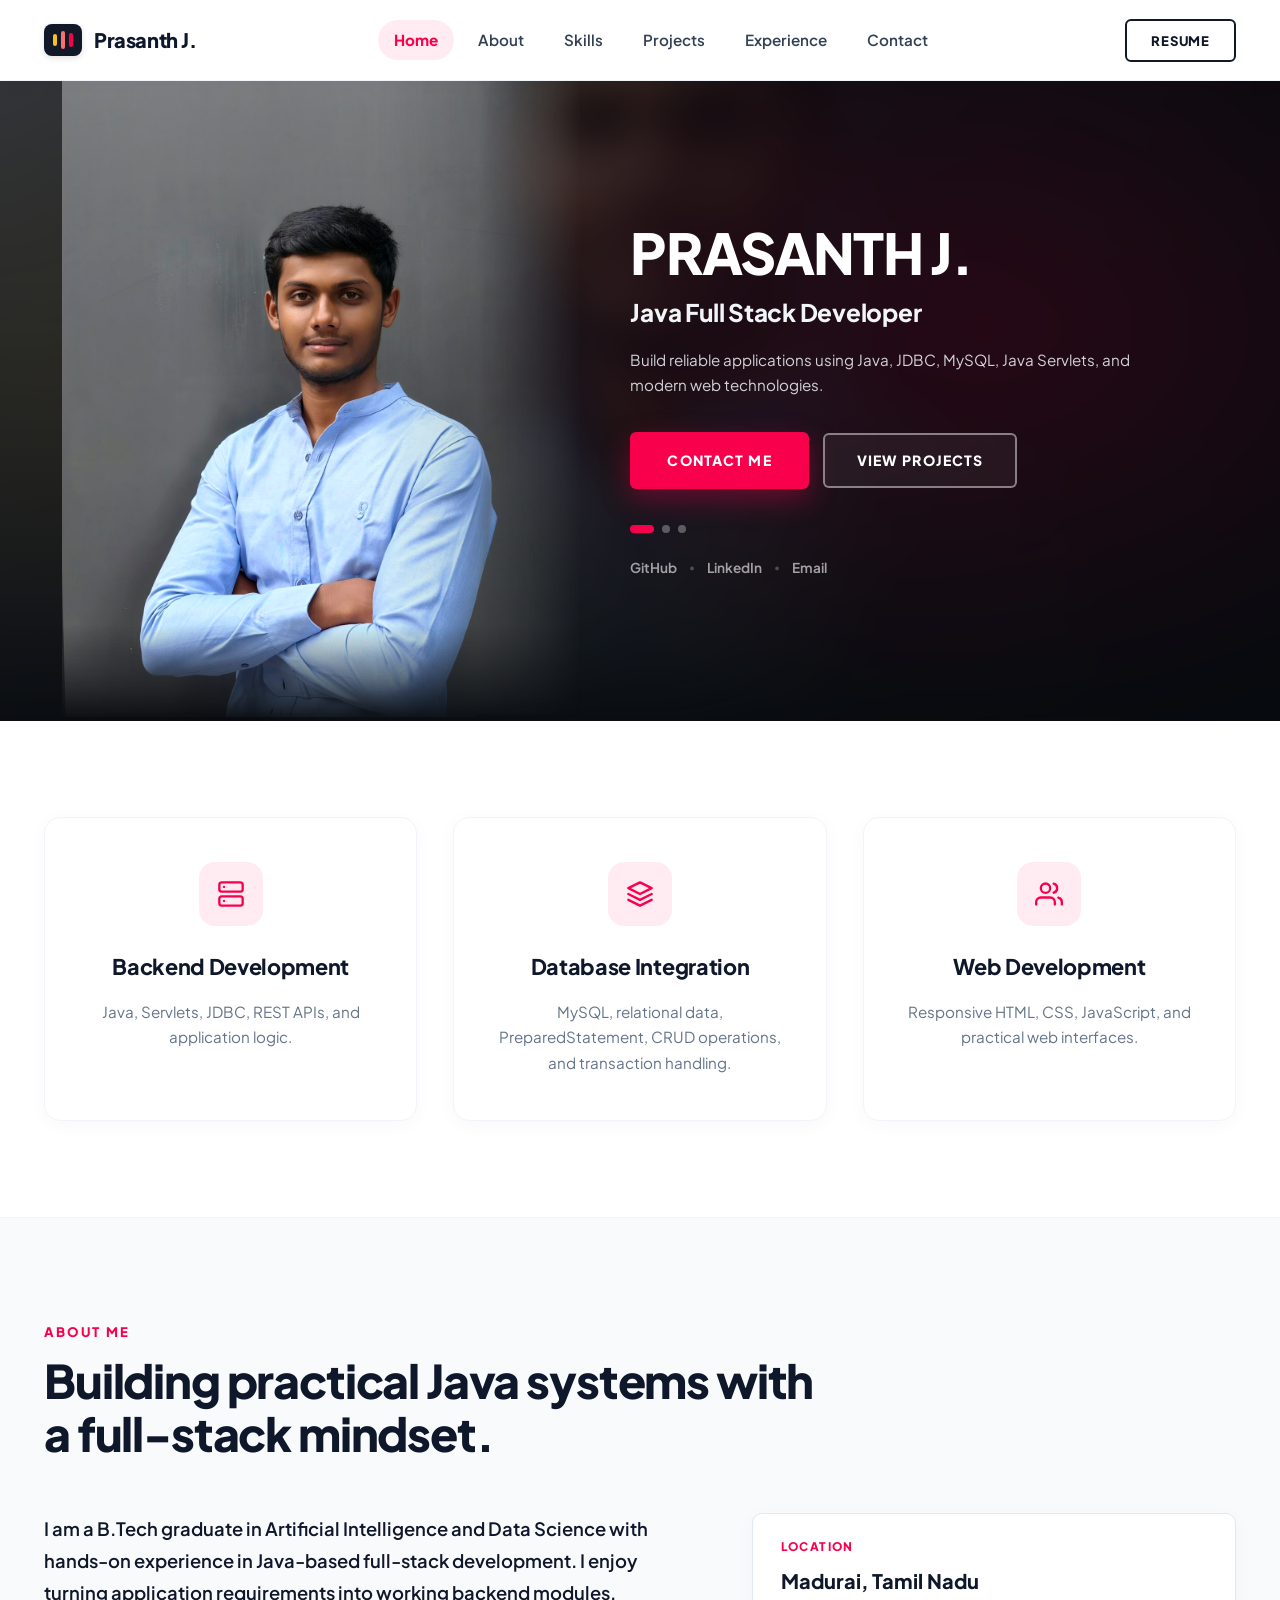
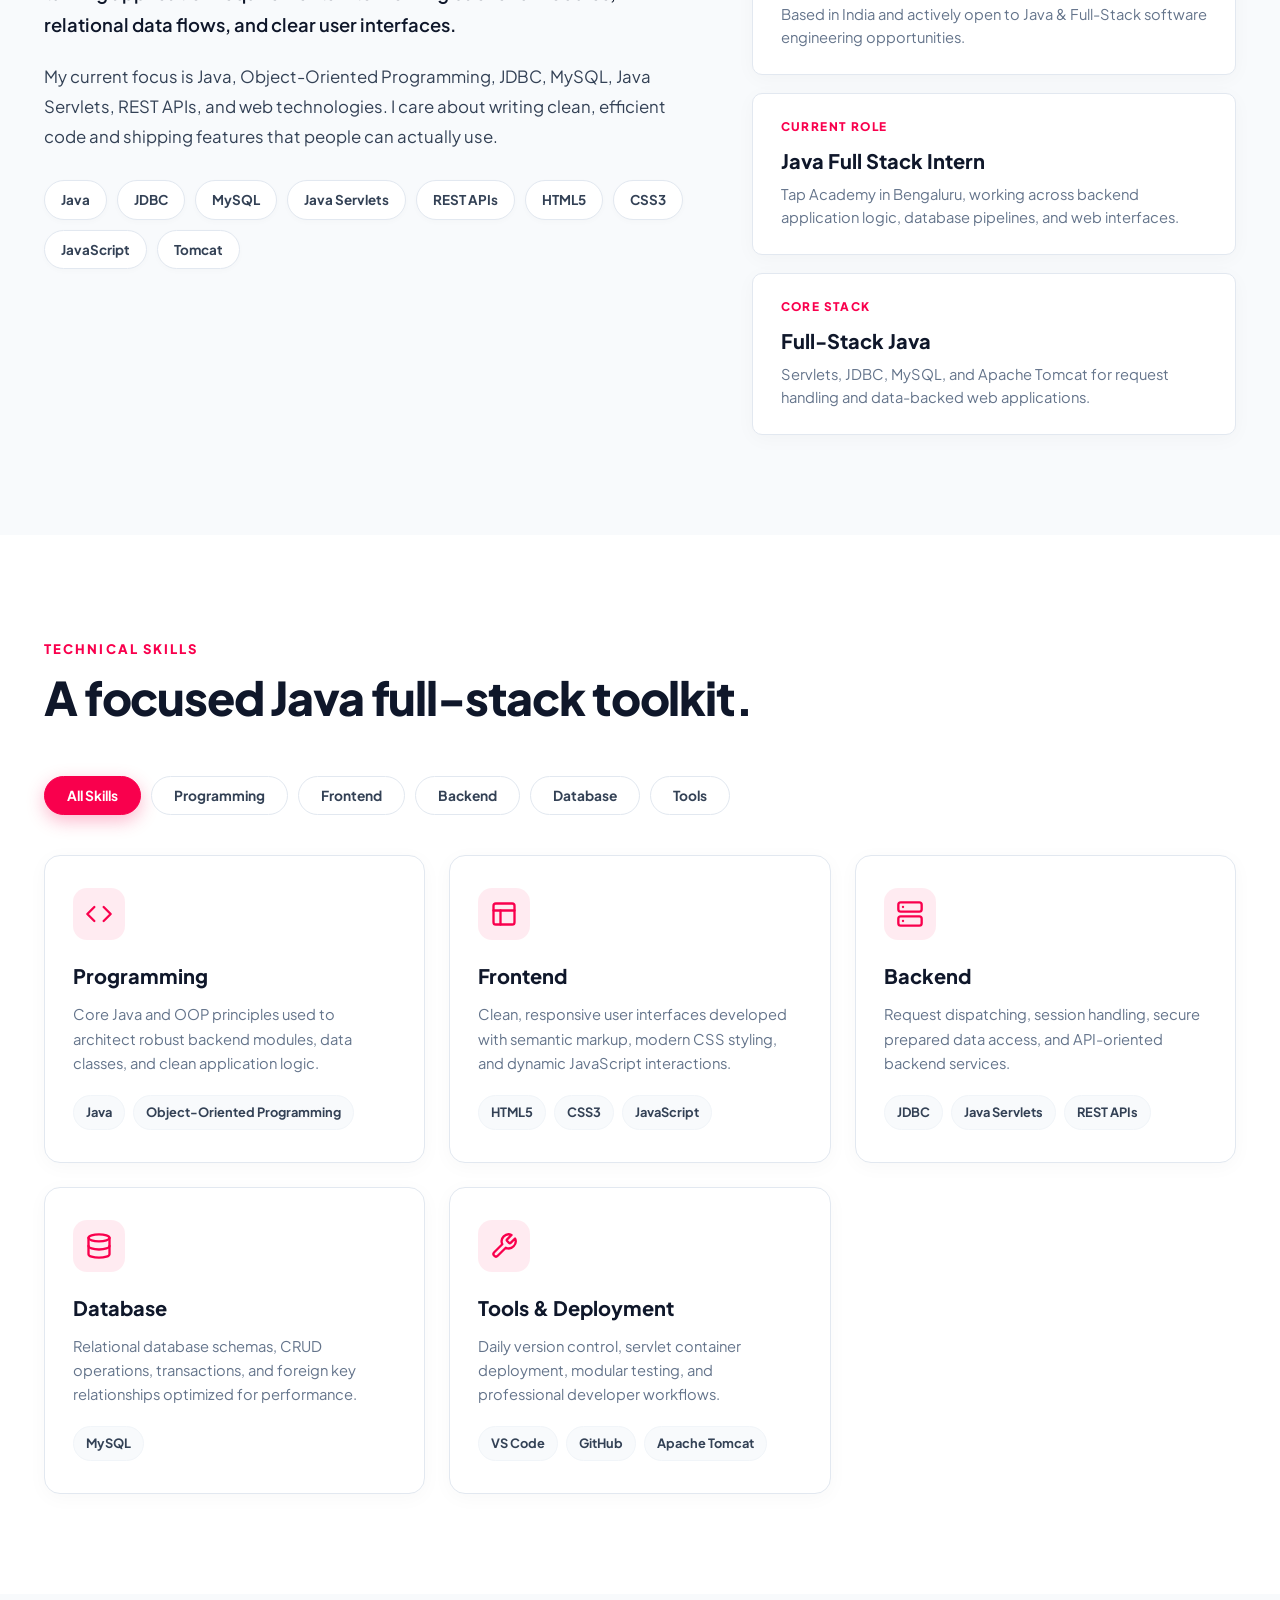
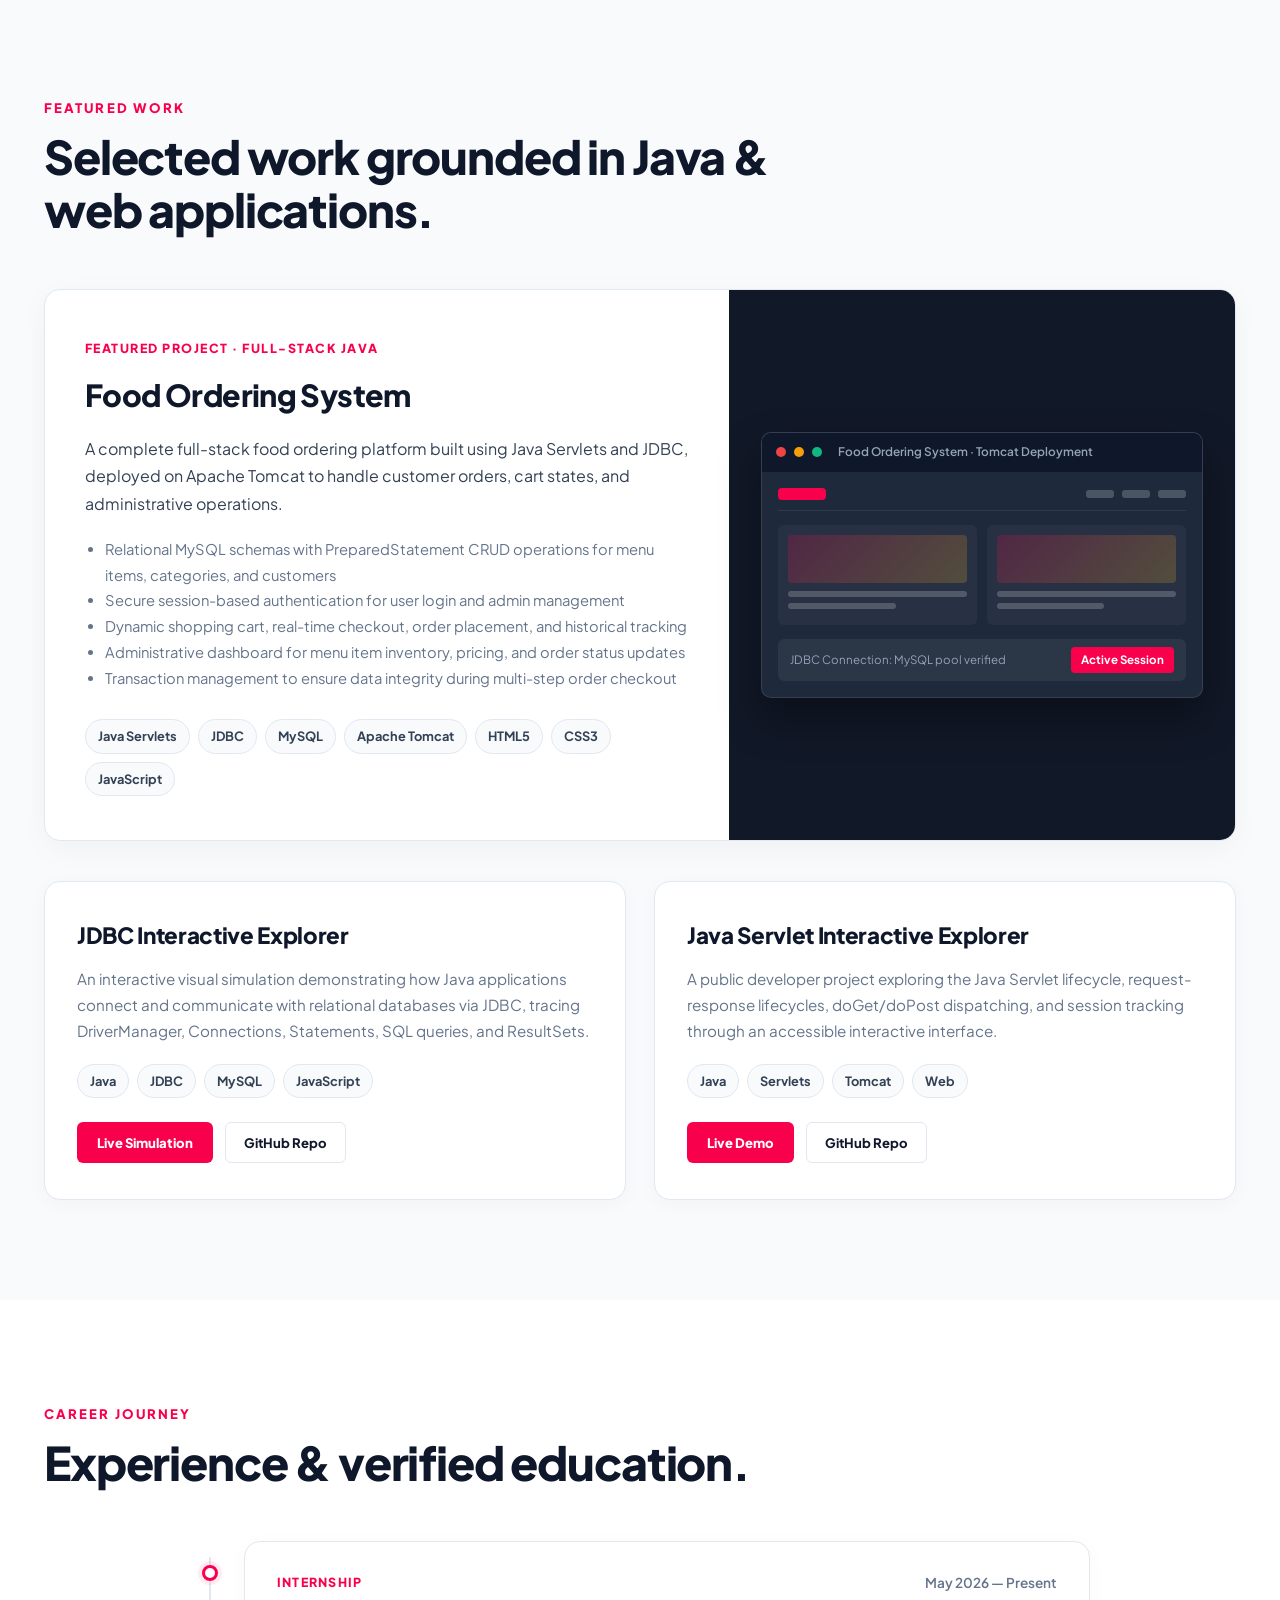
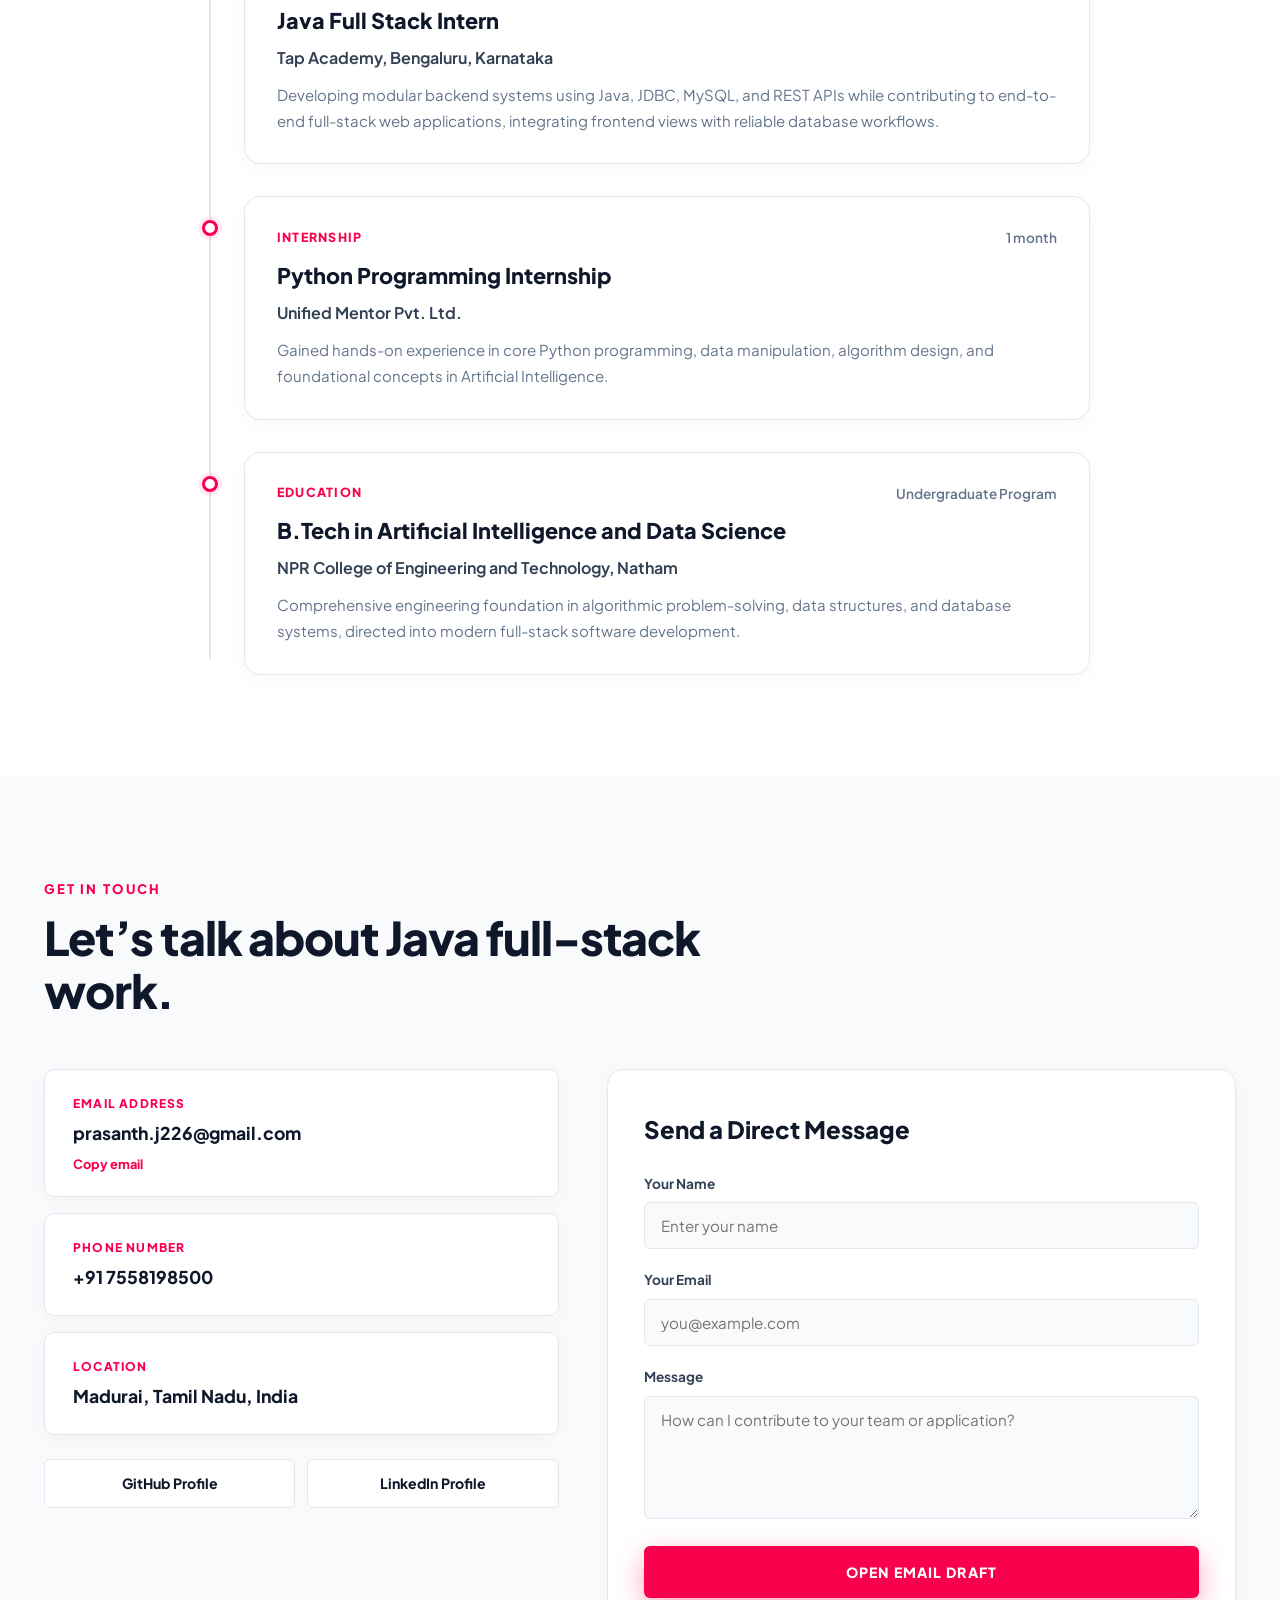
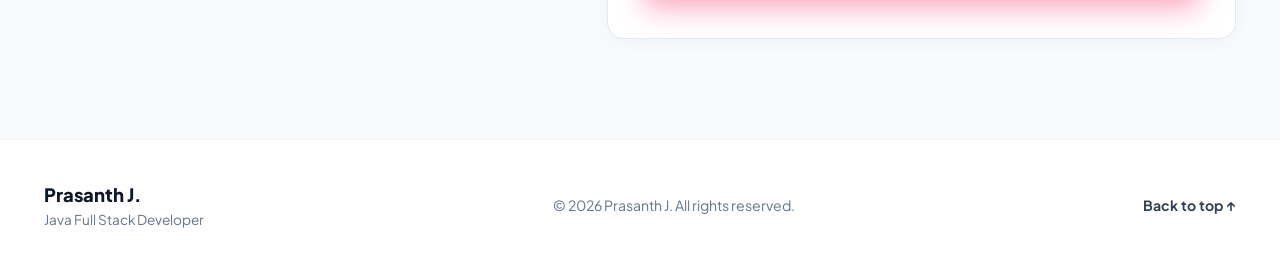
<file: index.html>
<!doctype html>
<html lang="en">
  <head>
    <meta charset="UTF-8" />
    <meta name="viewport" content="width=device-width, initial-scale=1.0" />
    <meta name="theme-color" content="#ffffff" />
    <title>Prasanth J | Java Full Stack Developer</title>
    <meta
      name="description"
      content="Portfolio of Prasanth J, a Java Full Stack Developer and B.Tech Artificial Intelligence and Data Science graduate from Madurai, Tamil Nadu."
    />
    <link rel="icon" href="data:image/svg+xml,%3Csvg xmlns='http://www.w3.org/2000/svg' viewBox='0 0 64 64'%3E%3Crect width='64' height='64' rx='32' fill='%23101820'/%3E%3Ctext x='32' y='39' text-anchor='middle' font-family='Arial' font-size='22' font-weight='700' fill='white'%3EPJ%3C/text%3E%3C/svg%3E" />
    <link rel="preconnect" href="https://fonts.googleapis.com" />
    <link rel="preconnect" href="https://fonts.gstatic.com" crossorigin />
    <link href="https://fonts.googleapis.com/css2?family=Plus+Jakarta+Sans:wght@400;500;600;700;800;900&display=swap" rel="stylesheet" />
    <link rel="stylesheet" href="styles.css" />
  </head>
  <body>
    <a class="skip-link" href="#main">Skip to content</a>
    <div id="root"></div>
    <script src="assets/react.production.min.js"></script>
    <script src="assets/react-dom.production.min.js"></script>
    <script src="app.js"></script>
  </body>
</html>
</file>
<file: styles.css>
/* ==========================================================================
   PRASANTH J. — JAVA FULL STACK DEVELOPER PORTFOLIO
   Design System & Agency Style Target (Inspired by Reference Screenshot)
   ========================================================================== */

:root {
  --font-base: "Plus Jakarta Sans", system-ui, -apple-system, BlinkMacSystemFont, "Segoe UI", Roboto, sans-serif;
  
  /* Color Palette */
  --agency-pink: #f9004d;
  --agency-pink-hover: #d90043;
  --agency-pink-light: rgba(249, 0, 77, 0.08);
  --agency-pink-glow: rgba(249, 0, 77, 0.32);

  --bg-white: #ffffff;
  --bg-alt: #f8fafc;
  --bg-dark-hero: #0b0f14;

  --text-primary: #0f172a;
  --text-secondary: #334155;
  --text-muted: #64748b;
  --text-light: #94a3b8;
  --text-hero: #ffffff;
  --text-hero-muted: rgba(241, 245, 249, 0.85);

  --border-subtle: #f1f5f9;
  --border-card: #e2e8f0;
  --border-dark: rgba(255, 255, 255, 0.16);

  --radius-sm: 6px;
  --radius-md: 10px;
  --radius-lg: 16px;
  --radius-full: 999px;

  --shadow-subtle: 0 4px 20px rgba(0, 0, 0, 0.03);
  --shadow-hover: 0 20px 40px rgba(0, 0, 0, 0.08);
  --shadow-pink: 0 10px 28px rgba(249, 0, 77, 0.35);

  --transition-fast: 180ms cubic-bezier(0.2, 0.8, 0.2, 1);
  --transition-normal: 250ms cubic-bezier(0.2, 0.8, 0.2, 1);
  --container-max: 1240px;
}

*,
*::before,
*::after {
  box-sizing: border-box;
}

html {
  scroll-behavior: smooth;
  font-size: 16px;
  overflow-x: hidden;
  max-width: 100%;
}

body {
  margin: 0;
  padding: 0;
  font-family: var(--font-base);
  background-color: var(--bg-white);
  color: var(--text-primary);
  line-height: 1.6;
  -webkit-font-smoothing: antialiased;
  -moz-osx-font-smoothing: grayscale;
  overflow-x: hidden;
  max-width: 100%;
}

img {
  display: block;
  max-width: 100%;
}

a {
  color: inherit;
  text-decoration: none;
}

button,
input,
textarea {
  font-family: inherit;
  font-size: inherit;
}

/* Accessibility Skip Link */
.skip-link {
  position: absolute;
  top: -60px;
  left: 20px;
  background: var(--agency-pink);
  color: #fff;
  font-weight: 700;
  padding: 10px 18px;
  border-radius: var(--radius-sm);
  z-index: 9999;
  transition: top var(--transition-fast);
}

.skip-link:focus {
  top: 16px;
}

/* Base Container & Section */
.agency-site-wrapper {
  position: relative;
  width: 100%;
  min-height: 100vh;
}

.agency-container {
  width: 100%;
  max-width: var(--container-max);
  margin: 0 auto;
  padding: 0 24px;
}

.agency-section {
  padding: 100px 0;
  position: relative;
}

.agency-section.alt-bg {
  background-color: var(--bg-alt);
}

.agency-section-header {
  margin-bottom: 52px;
  max-width: 780px;
}

.agency-kicker {
  display: inline-block;
  font-size: 0.82rem;
  font-weight: 800;
  color: var(--agency-pink);
  text-transform: uppercase;
  letter-spacing: 0.16em;
  margin-bottom: 12px;
}

.agency-title {
  font-size: clamp(2.1rem, 3.8vw, 2.9rem);
  font-weight: 800;
  color: var(--text-primary);
  letter-spacing: -0.025em;
  line-height: 1.15;
  margin: 0;
}

/* ==========================================================================
   2. WHITE NAVIGATION BAR (Inspired by Reference Screenshot)
   ========================================================================== */

.agency-header {
  position: sticky;
  top: 0;
  left: 0;
  right: 0;
  background-color: #ffffff;
  border-bottom: 1px solid var(--border-subtle);
  box-shadow: var(--shadow-subtle);
  z-index: 1000;
  transition: all var(--transition-fast);
}

.agency-header-inner {
  max-width: var(--container-max);
  margin: 0 auto;
  padding: 0 24px;
  height: 80px;
  display: flex;
  align-items: center;
  justify-content: space-between;
}

/* Brand Logo on Left */
.agency-brand {
  display: flex;
  align-items: center;
  gap: 12px;
  text-decoration: none;
}

.agency-brand-icon {
  background-color: #111827;
  border-radius: 8px;
  padding: 7px 9px;
  display: inline-flex;
  align-items: center;
  gap: 4px;
  box-shadow: 0 2px 6px rgba(0, 0, 0, 0.12);
}

.brand-bar {
  display: inline-block;
  width: 4px;
  height: 16px;
  border-radius: 999px;
}

.brand-bar.yellow {
  background-color: #fbbf24;
  height: 12px;
}

.brand-bar.red {
  background-color: #f87171;
  height: 18px;
}

.brand-bar.pink {
  background-color: var(--agency-pink);
  height: 14px;
}

.agency-brand-name {
  font-size: 1.25rem;
  font-weight: 800;
  color: var(--text-primary);
  letter-spacing: -0.02em;
}

/* Navigation Links */
.agency-nav {
  display: flex;
  align-items: center;
  gap: 8px;
}

.nav-link {
  font-size: 0.95rem;
  font-weight: 600;
  color: var(--text-secondary);
  padding: 8px 16px;
  border-radius: var(--radius-full);
  transition: color var(--transition-fast), background-color var(--transition-fast);
}

.nav-link:hover {
  color: var(--agency-pink);
}

.nav-link.is-active {
  color: var(--agency-pink);
  font-weight: 750;
  background-color: var(--agency-pink-light);
}

/* Compact Resume Button on Right */
.agency-header-action {
  display: flex;
  align-items: center;
}

.header-resume-btn {
  display: inline-flex;
  align-items: center;
  justify-content: center;
  border: 2px solid #111827;
  color: #111827;
  background: transparent;
  font-size: 0.82rem;
  font-weight: 800;
  letter-spacing: 0.06em;
  text-transform: uppercase;
  padding: 9px 24px;
  border-radius: var(--radius-sm);
  transition: all var(--transition-fast);
  cursor: pointer;
}

.header-resume-btn:hover {
  background-color: var(--agency-pink);
  border-color: var(--agency-pink);
  color: #ffffff;
  box-shadow: 0 4px 14px rgba(249, 0, 77, 0.28);
  transform: translateY(-1px);
}

/* Mobile Nav Toggle */
.agency-nav-toggle {
  display: none;
  background: transparent;
  border: none;
  cursor: pointer;
  padding: 10px;
  align-items: center;
  justify-content: center;
}

.hamburger-icon {
  display: block;
  width: 22px;
  height: 2px;
  background: #111827;
  position: relative;
  transition: background var(--transition-fast);
}

.hamburger-icon::before,
.hamburger-icon::after {
  content: "";
  position: absolute;
  left: 0;
  width: 22px;
  height: 2px;
  background: #111827;
  transition: transform var(--transition-fast), top var(--transition-fast);
}

.hamburger-icon::before {
  top: -7px;
}

.hamburger-icon::after {
  top: 7px;
}

.hamburger-icon.open {
  background: transparent;
}

.hamburger-icon.open::before {
  top: 0;
  transform: rotate(45deg);
}

.hamburger-icon.open::after {
  top: 0;
  transform: rotate(-45deg);
}

/* ==========================================================================
   1 & 3. PHOTOGRAPHIC HERO SECTION (Visual Target from Reference Screenshot)
   ========================================================================== */

.agency-hero {
  position: relative;
  width: 100%;
  min-height: 640px;
  background-color: var(--bg-dark-hero);
  overflow: hidden;
  display: flex;
  align-items: stretch;
}

/* Wide Photographic Background covering entire hero */
.hero-backdrop {
  position: absolute;
  inset: -20px;
  z-index: 1;
  background-image:
    radial-gradient(ellipse 60% 80% at 75% 40%, rgba(249, 0, 77, 0.16), transparent 70%),
    radial-gradient(ellipse 50% 70% at 15% 45%, rgba(251, 191, 36, 0.08), transparent 60%),
    linear-gradient(90deg, rgba(11, 15, 20, 0.2) 0%, rgba(11, 15, 20, 0.55) 44%, rgba(11, 15, 20, 0.94) 68%, #0b0f14 100%),
    linear-gradient(180deg, rgba(11, 15, 20, 0.1) 0%, rgba(11, 15, 20, 0.8) 85%, #0b0f14 100%),
    url("assets/prasanth-portrait.jpg");
  background-size: cover;
  background-position: left 20% center;
  filter: blur(20px) brightness(0.68) saturate(1.15);
  transform: scale(1.05);
  pointer-events: none;
}

/* Grid layout with left subject & right text */
.hero-grid {
  position: relative;
  z-index: 2;
  width: 100%;
  max-width: 1360px;
  margin: 0 auto;
  padding: 0 clamp(20px, 3.5vw, 48px);
  display: grid;
  grid-template-columns: minmax(0, 1fr) minmax(0, 1.15fr);
  align-items: stretch;
  min-height: 640px;
  box-sizing: border-box;
}

/* Subject integrated on the LEFT */
.hero-subject-area {
  position: relative;
  display: flex;
  align-items: flex-end;
  justify-content: center;
  height: 100%;
  min-height: 560px;
  min-width: 0;
}

.hero-subject-image {
  width: 100%;
  max-width: 520px;
  height: 100%;
  max-height: 640px;
  object-fit: cover;
  object-position: 50% 16%;
  /* Feathered edge mask so portrait blends naturally into the photographic scene */
  -webkit-mask-image:
    linear-gradient(to right, #000 60%, rgba(0, 0, 0, 0.85) 80%, transparent 100%),
    linear-gradient(to bottom, #000 85%, transparent 100%);
  -webkit-mask-composite: source-in;
  mask-image:
    linear-gradient(to right, #000 60%, rgba(0, 0, 0, 0.85) 80%, transparent 100%),
    linear-gradient(to bottom, #000 85%, transparent 100%);
  mask-composite: intersect;
  filter: contrast(1.04) brightness(1.02);
  transition: transform var(--transition-normal);
}

.hero-subject-area:hover .hero-subject-image {
  transform: scale(1.015);
}

/* Owner Controls & Discreet Photo Upload Badge */
.hero-owner-controls {
  position: absolute;
  bottom: 24px;
  left: 32px;
  z-index: 10;
  display: flex;
  align-items: center;
  gap: 10px;
  flex-wrap: wrap;
}

.hero-upload-badge {
  position: absolute;
  bottom: 24px;
  left: 32px;
  z-index: 10;
  background: rgba(15, 23, 42, 0.72);
  backdrop-filter: blur(8px);
  border: 1px solid rgba(255, 255, 255, 0.2);
  color: rgba(255, 255, 255, 0.85);
  font-size: 0.75rem;
  font-weight: 700;
  padding: 6px 14px;
  border-radius: var(--radius-full);
  cursor: pointer;
  transition: all var(--transition-fast);
}

.hero-owner-controls .hero-upload-badge {
  position: static;
  bottom: auto;
  left: auto;
}

.hero-owner-exit-badge {
  background: rgba(15, 23, 42, 0.72);
  backdrop-filter: blur(8px);
  border: 1px solid rgba(255, 255, 255, 0.2);
  color: rgba(255, 255, 255, 0.75);
  font-family: inherit;
  font-size: 0.75rem;
  font-weight: 600;
  padding: 6px 14px;
  border-radius: var(--radius-full);
  cursor: pointer;
  transition: all var(--transition-fast);
}

.hero-owner-exit-badge:hover {
  background: rgba(15, 23, 42, 0.95);
  border-color: rgba(255, 255, 255, 0.4);
  color: #ffffff;
}

.hero-upload-badge input {
  display: none;
}

.hero-upload-badge:hover {
  background: rgba(15, 23, 42, 0.9);
  border-color: var(--agency-pink);
  color: #fff;
}

.hero-upload-badge.saving {
  border-color: #fbbf24;
  color: #fbbf24;
}

.hero-upload-badge.success {
  border-color: #34d399;
  color: #34d399;
}

.hero-upload-badge.error {
  border-color: var(--agency-pink);
  color: #f87171;
}

/* Right Side Text Block */
.hero-text-area {
  display: flex;
  flex-direction: column;
  justify-content: center;
  padding: clamp(40px, 4.5vw, 60px) 0 clamp(40px, 4.5vw, 60px) clamp(16px, 2.5vw, 36px);
  z-index: 3;
  min-width: 0;
  width: 100%;
  box-sizing: border-box;
}

.hero-headline-block {
  width: 100%;
  max-width: 580px;
  min-width: 0;
}

/* Large Bold Heading matching "AGENCY." in reference */
.hero-heading {
  font-size: clamp(2.3rem, 4.4vw, 4.6rem);
  font-weight: 900;
  color: var(--text-hero);
  letter-spacing: -0.03em;
  line-height: 1.02;
  margin: 0 0 16px 0;
  text-transform: uppercase;
  max-width: 100%;
  overflow-wrap: break-word;
  word-break: normal;
}

.hero-subheading {
  font-size: clamp(1.15rem, 1.9vw, 1.65rem);
  font-weight: 750;
  color: #f1f5f9;
  margin: 0 0 18px 0;
  letter-spacing: -0.01em;
  line-height: 1.3;
  max-width: 100%;
}

.hero-lead-text {
  font-size: clamp(0.95rem, 1.15vw, 1.125rem);
  color: var(--text-hero-muted);
  line-height: 1.7;
  max-width: 520px;
  width: 100%;
  margin: 0 0 34px 0;
  font-weight: 400;
  overflow-wrap: break-word;
}

/* Primary Bright Pink CTA Button & View Projects Button */
.hero-cta-row {
  display: flex;
  align-items: center;
  flex-wrap: wrap;
  gap: 14px;
  width: 100%;
  max-width: 100%;
}

.btn-agency-primary {
  display: inline-flex;
  align-items: center;
  justify-content: center;
  background-color: var(--agency-pink);
  color: #ffffff;
  font-size: 0.88rem;
  font-weight: 800;
  letter-spacing: 0.08em;
  text-transform: uppercase;
  padding: 16px 36px;
  border-radius: var(--radius-sm);
  border: 1px solid transparent;
  box-shadow: var(--shadow-pink);
  transition: all var(--transition-fast);
  cursor: pointer;
  position: relative;
  overflow: hidden;
}

.btn-agency-primary:hover {
  background-color: var(--agency-pink-hover);
  transform: translateY(-2px);
  box-shadow: 0 14px 34px rgba(249, 0, 77, 0.45);
}

.btn-agency-secondary {
  display: inline-flex;
  align-items: center;
  justify-content: center;
  background-color: rgba(255, 255, 255, 0.05);
  border: 2px solid rgba(255, 255, 255, 0.45);
  color: #ffffff;
  font-size: 0.88rem;
  font-weight: 800;
  letter-spacing: 0.08em;
  text-transform: uppercase;
  padding: 14px 32px;
  border-radius: var(--radius-sm);
  transition: all var(--transition-fast);
  cursor: pointer;
  position: relative;
  overflow: hidden;
}

.btn-agency-secondary:hover {
  background-color: rgba(255, 255, 255, 0.16);
  border-color: #ffffff;
  transform: translateY(-2px);
}

/* Accent Dots below CTA (Recreates Reference Screenshot) */
.hero-accent-dots {
  display: flex;
  align-items: center;
  gap: 8px;
  margin-top: 36px;
}

.hero-dot {
  display: inline-block;
  width: 8px;
  height: 8px;
  border-radius: 50%;
  background-color: rgba(255, 255, 255, 0.3);
  transition: all var(--transition-fast);
}

.hero-dot.active {
  width: 24px;
  height: 8px;
  border-radius: var(--radius-full);
  background-color: var(--agency-pink);
}

/* Social links in hero */
.hero-social-links {
  display: flex;
  align-items: center;
  gap: 12px;
  margin-top: 24px;
  color: rgba(255, 255, 255, 0.6);
  font-size: 0.85rem;
  font-weight: 650;
}

.hero-social-links a {
  transition: color var(--transition-fast);
}

.hero-social-links a:hover {
  color: var(--agency-pink);
}

.dot-sep {
  opacity: 0.4;
  font-size: 0.6rem;
}

/* Ripple Animation */
.agency-ripple {
  position: absolute;
  border-radius: 50%;
  background: rgba(255, 255, 255, 0.4);
  transform: scale(0);
  animation: ripple-effect 0.6s linear;
  pointer-events: none;
}

@keyframes ripple-effect {
  to {
    transform: scale(3.5);
    opacity: 0;
  }
}

/* ==========================================================================
   4. CLEAN WHITE FOCUS SECTION (Service Cards from Reference Screenshot)
   ========================================================================== */

.agency-focus-section {
  background-color: #ffffff;
  padding: 96px 0;
  border-bottom: 1px solid var(--border-subtle);
  position: relative;
  z-index: 10;
}

.focus-cards-grid {
  display: grid;
  grid-template-columns: repeat(3, 1fr);
  gap: 36px;
}

.focus-card {
  background-color: #ffffff;
  padding: 44px 32px;
  border-radius: var(--radius-lg);
  border: 1px solid #f1f5f9;
  text-align: center;
  box-shadow: var(--shadow-subtle);
  transition: all var(--transition-normal);
  display: flex;
  flex-direction: column;
  align-items: center;
}

.focus-card:hover {
  transform: translateY(-8px);
  box-shadow: var(--shadow-hover);
  border-color: rgba(249, 0, 77, 0.18);
}

.focus-card-icon-wrap {
  width: 64px;
  height: 64px;
  border-radius: 16px;
  background-color: var(--agency-pink-light);
  color: var(--agency-pink);
  display: flex;
  align-items: center;
  justify-content: center;
  margin-bottom: 24px;
  transition: all var(--transition-fast);
}

.focus-card:hover .focus-card-icon-wrap {
  background-color: var(--agency-pink);
  color: #ffffff;
  transform: scale(1.05);
}

.agency-icon {
  width: 28px;
  height: 28px;
}

.focus-card-title {
  font-size: 1.35rem;
  font-weight: 750;
  color: var(--text-primary);
  margin: 0 0 14px 0;
  letter-spacing: -0.015em;
}

.focus-card-description {
  font-size: 0.95rem;
  line-height: 1.7;
  color: var(--text-muted);
  margin: 0;
  max-width: 300px;
}

/* ==========================================================================
   5. ABOUT SECTION
   ========================================================================== */

.about-layout-grid {
  display: grid;
  grid-template-columns: 1.15fr 0.85fr;
  gap: 52px;
  align-items: start;
}

.about-story p {
  color: var(--text-secondary);
  font-size: 1.05rem;
  line-height: 1.8;
  margin: 0 0 20px 0;
}

.about-story .lead-paragraph {
  font-size: 1.15rem;
  font-weight: 600;
  color: var(--text-primary);
  line-height: 1.75;
}

.about-badges-wrap {
  display: flex;
  flex-wrap: wrap;
  gap: 10px;
  margin-top: 28px;
}

.agency-badge {
  background-color: #ffffff;
  border: 1px solid var(--border-card);
  color: var(--text-secondary);
  font-size: 0.84rem;
  font-weight: 700;
  padding: 8px 16px;
  border-radius: var(--radius-full);
  box-shadow: 0 2px 6px rgba(0, 0, 0, 0.02);
  transition: all var(--transition-fast);
}

.agency-badge:hover {
  border-color: var(--agency-pink);
  color: var(--agency-pink);
  transform: translateY(-2px);
}

.about-stats-column {
  display: flex;
  flex-direction: column;
  gap: 18px;
}

.stat-box {
  background-color: #ffffff;
  border: 1px solid var(--border-card);
  border-radius: var(--radius-md);
  padding: 24px 28px;
  box-shadow: var(--shadow-subtle);
  transition: all var(--transition-fast);
}

.stat-box:hover {
  border-color: rgba(249, 0, 77, 0.25);
  box-shadow: 0 10px 24px rgba(0, 0, 0, 0.04);
  transform: translateY(-2px);
}

.stat-tag {
  color: var(--agency-pink);
  font-size: 0.74rem;
  font-weight: 800;
  text-transform: uppercase;
  letter-spacing: 0.12em;
  margin-bottom: 8px;
}

.stat-box h4 {
  font-size: 1.25rem;
  font-weight: 750;
  color: var(--text-primary);
  margin: 0 0 6px 0;
}

.stat-box p {
  color: var(--text-muted);
  font-size: 0.92rem;
  line-height: 1.6;
  margin: 0;
}

/* ==========================================================================
   5. SKILLS SECTION
   ========================================================================== */

.skills-toolbar {
  display: flex;
  flex-wrap: wrap;
  gap: 10px;
  margin-bottom: 40px;
}

.filter-btn {
  background-color: #ffffff;
  border: 1px solid var(--border-card);
  color: var(--text-secondary);
  font-size: 0.86rem;
  font-weight: 700;
  padding: 10px 22px;
  border-radius: var(--radius-full);
  cursor: pointer;
  transition: all var(--transition-fast);
}

.filter-btn:hover {
  border-color: var(--agency-pink);
  color: var(--agency-pink);
}

.filter-btn.is-active {
  background-color: var(--agency-pink);
  border-color: var(--agency-pink);
  color: #ffffff;
  box-shadow: 0 6px 18px rgba(249, 0, 77, 0.28);
}

.skills-cards-grid {
  display: grid;
  grid-template-columns: repeat(3, 1fr);
  gap: 24px;
}

.skill-box {
  background-color: #ffffff;
  border: 1px solid var(--border-card);
  border-radius: var(--radius-lg);
  padding: 32px 28px;
  box-shadow: var(--shadow-subtle);
  transition: all var(--transition-normal);
  display: flex;
  flex-direction: column;
}

.skill-box:hover {
  transform: translateY(-6px);
  border-color: rgba(249, 0, 77, 0.3);
  box-shadow: var(--shadow-hover);
}

.skill-icon-bubble {
  width: 52px;
  height: 52px;
  border-radius: 14px;
  background-color: var(--agency-pink-light);
  color: var(--agency-pink);
  display: flex;
  align-items: center;
  justify-content: center;
  margin-bottom: 20px;
  transition: all var(--transition-fast);
}

.skill-box:hover .skill-icon-bubble {
  background-color: var(--agency-pink);
  color: #ffffff;
}

.skill-box-title {
  font-size: 1.25rem;
  font-weight: 750;
  color: var(--text-primary);
  margin: 0 0 10px 0;
}

.skill-box-detail {
  font-size: 0.92rem;
  color: var(--text-muted);
  line-height: 1.65;
  margin: 0 0 20px 0;
  flex-grow: 1;
}

.skill-tags-list {
  display: flex;
  flex-wrap: wrap;
  gap: 8px;
}

.skill-tag-pill {
  background-color: var(--bg-alt);
  border: 1px solid var(--border-subtle);
  color: var(--text-secondary);
  font-size: 0.8rem;
  font-weight: 700;
  padding: 6px 12px;
  border-radius: var(--radius-full);
}

/* ==========================================================================
   5. PROJECTS SECTION
   ========================================================================== */

/* Featured Project Card */
.featured-project-card {
  background-color: #ffffff;
  border: 1px solid var(--border-card);
  border-radius: var(--radius-lg);
  display: grid;
  grid-template-columns: 1.15fr 0.85fr;
  overflow: hidden;
  box-shadow: 0 8px 30px rgba(0, 0, 0, 0.04);
  margin-bottom: 40px;
  transition: all var(--transition-normal);
}

.featured-project-card:hover {
  border-color: rgba(249, 0, 77, 0.25);
  box-shadow: var(--shadow-hover);
}

.featured-project-info {
  padding: 44px 40px;
}

.featured-kicker {
  display: inline-block;
  color: var(--agency-pink);
  font-size: 0.78rem;
  font-weight: 800;
  text-transform: uppercase;
  letter-spacing: 0.12em;
  margin-bottom: 12px;
}

.featured-title {
  font-size: 1.9rem;
  font-weight: 800;
  color: var(--text-primary);
  margin: 0 0 16px 0;
  letter-spacing: -0.02em;
}

.featured-desc {
  font-size: 1rem;
  color: var(--text-secondary);
  line-height: 1.7;
  margin: 0 0 20px 0;
}

.featured-bullets {
  margin: 0 0 28px 0;
  padding-left: 20px;
  color: var(--text-muted);
  font-size: 0.92rem;
  line-height: 1.75;
}

.featured-tech-chips {
  display: flex;
  flex-wrap: wrap;
  gap: 8px;
}

.tech-chip {
  background-color: var(--bg-alt);
  border: 1px solid var(--border-card);
  color: var(--text-secondary);
  font-size: 0.8rem;
  font-weight: 700;
  padding: 6px 12px;
  border-radius: var(--radius-full);
}

/* Mockup Container */
.featured-project-mockup {
  background-color: #111827;
  padding: 32px;
  display: flex;
  align-items: center;
  justify-content: center;
}

.browser-window-preview {
  width: 100%;
  background-color: #1e293b;
  border-radius: var(--radius-md);
  box-shadow: 0 20px 40px rgba(0, 0, 0, 0.35);
  overflow: hidden;
  border: 1px solid rgba(255, 255, 255, 0.1);
}

.browser-window-header {
  background-color: #0f172a;
  padding: 10px 14px;
  display: flex;
  align-items: center;
  gap: 8px;
}

.browser-window-header .dot {
  width: 10px;
  height: 10px;
  border-radius: 50%;
}

.browser-window-header .dot.red { background-color: #ef4444; }
.browser-window-header .dot.yellow { background-color: #f59e0b; }
.browser-window-header .dot.green { background-color: #10b981; }

.browser-title {
  color: #94a3b8;
  font-size: 0.74rem;
  font-weight: 600;
  margin-left: 8px;
}

.browser-window-body {
  padding: 16px;
  display: flex;
  flex-direction: column;
  gap: 14px;
}

.mock-nav {
  display: flex;
  justify-content: space-between;
  align-items: center;
  border-bottom: 1px solid rgba(255, 255, 255, 0.08);
  padding-bottom: 10px;
}

.mock-logo {
  width: 48px;
  height: 12px;
  background-color: var(--agency-pink);
  border-radius: 4px;
}

.mock-links {
  display: flex;
  gap: 8px;
}

.mock-links span {
  display: block;
  width: 28px;
  height: 8px;
  background-color: rgba(255, 255, 255, 0.2);
  border-radius: 3px;
}

.mock-content-grid {
  display: grid;
  grid-template-columns: 1fr 1fr;
  gap: 10px;
}

.mock-card-food {
  background-color: rgba(255, 255, 255, 0.04);
  padding: 10px;
  border-radius: 6px;
}

.mock-img {
  width: 100%;
  height: 48px;
  background: linear-gradient(135deg, rgba(249, 0, 77, 0.2), rgba(251, 191, 36, 0.2));
  border-radius: 4px;
  margin-bottom: 8px;
}

.mock-line {
  height: 6px;
  border-radius: 3px;
  background-color: rgba(255, 255, 255, 0.2);
  margin-bottom: 6px;
}

.mock-line.short {
  width: 60%;
}

.mock-cart-bar {
  display: flex;
  justify-content: space-between;
  align-items: center;
  background-color: rgba(255, 255, 255, 0.06);
  padding: 8px 12px;
  border-radius: 6px;
  font-size: 0.72rem;
  color: #94a3b8;
}

.mock-cart-bar .cart-btn {
  background-color: var(--agency-pink);
  color: #fff;
  padding: 4px 10px;
  border-radius: 4px;
  font-weight: 700;
}

/* Secondary Projects Grid */
.secondary-projects-grid {
  display: grid;
  grid-template-columns: repeat(2, 1fr);
  gap: 28px;
}

.secondary-project-card {
  background-color: #ffffff;
  border: 1px solid var(--border-card);
  border-radius: var(--radius-lg);
  padding: 36px 32px;
  box-shadow: var(--shadow-subtle);
  transition: all var(--transition-normal);
  display: flex;
  flex-direction: column;
}

.secondary-project-card:hover {
  transform: translateY(-6px);
  border-color: rgba(249, 0, 77, 0.28);
  box-shadow: var(--shadow-hover);
}

.secondary-project-title {
  font-size: 1.4rem;
  font-weight: 800;
  color: var(--text-primary);
  margin: 0 0 12px 0;
  letter-spacing: -0.015em;
}

.secondary-project-desc {
  font-size: 0.95rem;
  color: var(--text-muted);
  line-height: 1.7;
  margin: 0 0 20px 0;
  flex-grow: 1;
}

.secondary-tech-chips {
  display: flex;
  flex-wrap: wrap;
  gap: 8px;
  margin-bottom: 24px;
}

.secondary-actions {
  display: flex;
  gap: 12px;
  align-items: center;
}

.btn-agency-primary-sm {
  background-color: var(--agency-pink);
  color: #ffffff;
  font-size: 0.82rem;
  font-weight: 800;
  padding: 10px 20px;
  border-radius: var(--radius-sm);
  transition: all var(--transition-fast);
  cursor: pointer;
}

.btn-agency-primary-sm:hover {
  background-color: var(--agency-pink-hover);
  transform: translateY(-2px);
  box-shadow: 0 6px 18px rgba(249, 0, 77, 0.3);
}

.btn-agency-outline-sm {
  background-color: transparent;
  border: 1.5px solid var(--border-card);
  color: var(--text-primary);
  font-size: 0.82rem;
  font-weight: 750;
  padding: 9px 18px;
  border-radius: var(--radius-sm);
  transition: all var(--transition-fast);
  cursor: pointer;
}

.btn-agency-outline-sm:hover {
  border-color: var(--agency-pink);
  color: var(--agency-pink);
  transform: translateY(-2px);
}

/* ==========================================================================
   5. EXPERIENCE & EDUCATION SECTION
   ========================================================================== */

.timeline-track {
  position: relative;
  max-width: 900px;
  margin: 0 auto;
  display: flex;
  flex-direction: column;
  gap: 32px;
}

.timeline-track::before {
  content: "";
  position: absolute;
  top: 16px;
  bottom: 16px;
  left: 19px;
  width: 2px;
  background-color: var(--border-card);
}

.timeline-item {
  position: relative;
  padding-left: 54px;
}

.timeline-marker {
  position: absolute;
  top: 24px;
  left: 12px;
  width: 16px;
  height: 16px;
  border-radius: 50%;
  background-color: #ffffff;
  border: 3px solid var(--agency-pink);
  box-shadow: 0 0 0 4px var(--agency-pink-light);
  z-index: 2;
  transition: all var(--transition-fast);
}

.timeline-item:hover .timeline-marker {
  background-color: var(--agency-pink);
  transform: scale(1.15);
}

.timeline-content-card {
  background-color: #ffffff;
  border: 1px solid var(--border-card);
  border-radius: var(--radius-lg);
  padding: 30px 32px;
  box-shadow: var(--shadow-subtle);
  transition: all var(--transition-fast);
}

.timeline-content-card:hover {
  border-color: rgba(249, 0, 77, 0.25);
  box-shadow: 0 12px 28px rgba(0, 0, 0, 0.05);
  transform: translateY(-2px);
}

.timeline-badge-row {
  display: flex;
  align-items: center;
  justify-content: space-between;
  margin-bottom: 10px;
}

.timeline-type {
  color: var(--agency-pink);
  font-size: 0.78rem;
  font-weight: 800;
  text-transform: uppercase;
  letter-spacing: 0.1em;
}

.timeline-date {
  color: var(--text-muted);
  font-size: 0.85rem;
  font-weight: 600;
}

.timeline-item-title {
  font-size: 1.35rem;
  font-weight: 800;
  color: var(--text-primary);
  margin: 0 0 6px 0;
}

.timeline-item-place {
  font-size: 1rem;
  font-weight: 650;
  color: var(--text-secondary);
  margin: 0 0 12px 0;
}

.timeline-item-detail {
  font-size: 0.94rem;
  color: var(--text-muted);
  line-height: 1.7;
  margin: 0;
}

/* ==========================================================================
   5. CONTACT SECTION
   ========================================================================== */

.contact-layout-grid {
  display: grid;
  grid-template-columns: 0.9fr 1.1fr;
  gap: 48px;
  align-items: start;
}

.contact-info-cards {
  display: flex;
  flex-direction: column;
  gap: 16px;
}

.contact-info-card {
  background-color: #ffffff;
  border: 1px solid var(--border-card);
  border-radius: var(--radius-md);
  padding: 24px 28px;
  box-shadow: var(--shadow-subtle);
}

.info-label {
  display: block;
  font-size: 0.75rem;
  font-weight: 800;
  text-transform: uppercase;
  letter-spacing: 0.1em;
  color: var(--agency-pink);
  margin-bottom: 6px;
}

.info-value {
  display: inline-block;
  font-size: 1.1rem;
  font-weight: 750;
  color: var(--text-primary);
  transition: color var(--transition-fast);
}

a.info-value:hover {
  color: var(--agency-pink);
}

.info-value.static {
  margin: 0;
}

.btn-copy-inline {
  display: block;
  margin-top: 8px;
  background: none;
  border: none;
  color: var(--agency-pink);
  font-size: 0.8rem;
  font-weight: 750;
  padding: 0;
  cursor: pointer;
  transition: opacity var(--transition-fast);
}

.btn-copy-inline:hover {
  opacity: 0.8;
  text-decoration: underline;
}

.contact-socials-row {
  display: flex;
  gap: 12px;
  margin-top: 8px;
}

.btn-social-chip {
  flex: 1;
  text-align: center;
  background-color: #ffffff;
  border: 1px solid var(--border-card);
  color: var(--text-primary);
  font-size: 0.88rem;
  font-weight: 750;
  padding: 12px 18px;
  border-radius: var(--radius-sm);
  transition: all var(--transition-fast);
}

.btn-social-chip:hover {
  border-color: var(--agency-pink);
  color: var(--agency-pink);
  box-shadow: 0 4px 14px rgba(0, 0, 0, 0.04);
  transform: translateY(-2px);
}

/* Contact Form Card */
.contact-form-card {
  background-color: #ffffff;
  border: 1px solid var(--border-card);
  border-radius: var(--radius-lg);
  padding: 40px 36px;
  box-shadow: var(--shadow-subtle);
}

.form-title {
  font-size: 1.5rem;
  font-weight: 800;
  color: var(--text-primary);
  margin: 0 0 24px 0;
}

.form-group {
  margin-bottom: 20px;
}

.form-group label {
  display: block;
  font-size: 0.85rem;
  font-weight: 700;
  color: var(--text-secondary);
  margin-bottom: 8px;
}

.form-group input,
.form-group textarea {
  width: 100%;
  padding: 13px 16px;
  background-color: var(--bg-alt);
  border: 1px solid var(--border-card);
  border-radius: var(--radius-sm);
  color: var(--text-primary);
  font-size: 0.95rem;
  transition: border-color var(--transition-fast), box-shadow var(--transition-fast);
}

.form-group input:focus,
.form-group textarea:focus {
  outline: none;
  background-color: #ffffff;
  border-color: var(--agency-pink);
  box-shadow: 0 0 0 3px rgba(249, 0, 77, 0.12);
}

.form-group input[aria-invalid="true"],
.form-group textarea[aria-invalid="true"] {
  border-color: #ef4444;
}

.field-error-msg {
  color: #ef4444;
  font-size: 0.8rem;
  font-weight: 600;
  margin: 6px 0 0 0;
}

.w-100 {
  width: 100%;
}

.form-status-alert {
  margin-top: 16px;
  font-size: 0.9rem;
  color: var(--text-secondary);
  line-height: 1.6;
}

/* ==========================================================================
   5. MINIMAL FOOTER
   ========================================================================== */

.agency-footer {
  background-color: #ffffff;
  border-top: 1px solid var(--border-subtle);
  padding: 40px 0;
}

.agency-footer-inner {
  display: flex;
  align-items: center;
  justify-content: space-between;
}

.footer-brand-side {
  display: flex;
  flex-direction: column;
}

.footer-name {
  font-size: 1.15rem;
  font-weight: 800;
  color: var(--text-primary);
}

.footer-role {
  font-size: 0.85rem;
  color: var(--text-muted);
}

.footer-copyright {
  color: var(--text-muted);
  font-size: 0.88rem;
  margin: 0;
}

.footer-links a {
  color: var(--text-secondary);
  font-size: 0.88rem;
  font-weight: 700;
  transition: color var(--transition-fast);
}

.footer-links a:hover {
  color: var(--agency-pink);
}

/* ==========================================================================
   SCROLL REVEAL & ANIMATIONS
   ========================================================================== */

.reveal {
  opacity: 0;
  transform: translateY(28px);
  transition: opacity 600ms cubic-bezier(0.2, 0.8, 0.2, 1), transform 600ms cubic-bezier(0.2, 0.8, 0.2, 1);
}

.reveal.is-visible {
  opacity: 1;
  transform: none;
}

/* ==========================================================================
   9. RESPONSIVE DESIGN (1440px, 1024px, 768px, 390px)
   ========================================================================== */

@media (max-width: 1080px) {
  .hero-grid {
    grid-template-columns: minmax(0, 0.92fr) minmax(0, 1.08fr);
    padding: 0 24px;
  }

  .hero-heading {
    font-size: clamp(2.1rem, 4.2vw, 3.4rem);
  }

  .hero-subject-image {
    max-width: 440px;
  }

  .focus-cards-grid,
  .skills-cards-grid {
    gap: 20px;
  }

  .about-layout-grid,
  .contact-layout-grid {
    gap: 36px;
  }
}

@media (max-width: 920px) {
  /* Mobile Navigation */
  .agency-nav-toggle {
    display: flex;
  }

  .agency-nav {
    display: none;
    position: absolute;
    top: 80px;
    left: 0;
    right: 0;
    background-color: #ffffff;
    flex-direction: column;
    padding: 20px 24px;
    border-bottom: 1px solid var(--border-card);
    box-shadow: 0 16px 30px rgba(0, 0, 0, 0.08);
    gap: 12px;
  }

  .agency-nav.is-open {
    display: flex;
  }

  .nav-link {
    width: 100%;
    padding: 12px 16px;
    border-radius: var(--radius-sm);
  }

  /* Hero Section Stacking */
  .agency-hero {
    min-height: auto;
  }

  .hero-grid {
    grid-template-columns: 1fr;
    min-height: auto;
    padding: 0 24px;
  }

  .hero-subject-area {
    min-height: 380px;
    padding-top: 36px;
  }

  .hero-subject-image {
    max-width: 400px;
    max-height: 440px;
    -webkit-mask-image: linear-gradient(to bottom, #000 80%, transparent 100%);
    mask-image: linear-gradient(to bottom, #000 80%, transparent 100%);
  }

  .hero-text-area {
    padding: 20px 0 60px;
    text-align: center;
    align-items: center;
  }

  .hero-headline-block {
    display: flex;
    flex-direction: column;
    align-items: center;
    max-width: 580px;
  }

  .hero-heading {
    font-size: clamp(2rem, 5.5vw, 3.2rem);
  }

  .hero-cta-row {
    justify-content: center;
  }

  .hero-accent-dots {
    justify-content: center;
  }

  .hero-social-links {
    justify-content: center;
  }

  /* Focus Cards Stack */
  .focus-cards-grid {
    grid-template-columns: 1fr;
    max-width: 500px;
    margin: 0 auto;
  }

  /* About & Contact Grids */
  .about-layout-grid,
  .contact-layout-grid {
    grid-template-columns: 1fr;
  }

  .skills-cards-grid {
    grid-template-columns: 1fr 1fr;
  }

  .featured-project-card {
    grid-template-columns: 1fr;
  }

  .secondary-projects-grid {
    grid-template-columns: 1fr;
  }
}

@media (max-width: 640px) {
  .agency-section {
    padding: 68px 0;
  }

  .skills-cards-grid {
    grid-template-columns: 1fr;
  }

  .agency-footer-inner {
    flex-direction: column;
    gap: 16px;
    text-align: center;
  }

  .footer-brand-side {
    align-items: center;
  }

  .hero-grid {
    padding: 0 16px;
  }

  .hero-subject-area {
    min-height: 300px;
    padding-top: 24px;
  }

  .hero-subject-image {
    max-width: 290px;
    max-height: 350px;
  }

  .hero-heading {
    font-size: clamp(1.85rem, 8vw, 2.4rem);
    letter-spacing: -0.02em;
  }

  .hero-subheading {
    font-size: 1.15rem;
    margin-bottom: 14px;
  }

  .hero-lead-text {
    font-size: 0.95rem;
    line-height: 1.6;
    margin-bottom: 28px;
  }

  .hero-cta-row {
    flex-direction: column;
    width: 100%;
    gap: 12px;
  }

  .btn-agency-primary,
  .btn-agency-secondary {
    width: 100%;
    padding: 14px 24px;
  }

  .hero-upload-badge,
  .hero-owner-controls {
    left: 50%;
    transform: translateX(-50%);
    bottom: 12px;
  }

  .hero-owner-controls {
    justify-content: center;
    width: 100%;
    max-width: 340px;
  }
}

@media (max-width: 380px) {
  .hero-grid {
    padding: 0 12px;
  }

  .hero-heading {
    font-size: 1.7rem;
  }

  .hero-subject-image {
    max-width: 250px;
    max-height: 300px;
  }
}

/* Reduced Motion Preference */
@media (prefers-reduced-motion: reduce) {
  html {
    scroll-behavior: auto;
  }

  *,
  *::before,
  *::after {
    animation: none !important;
    transition: none !important;
  }

  .reveal {
    opacity: 1 !important;
    transform: none !important;
  }
}

/* ==========================================================================
   OWNER MODE NOTIFICATIONS & DIALOG
   ========================================================================== */

.portfolio-toast {
  position: fixed;
  bottom: 24px;
  right: 24px;
  z-index: 9999;
  background: #101820;
  border: 1px solid var(--agency-pink);
  color: #ffffff;
  padding: 12px 20px;
  border-radius: var(--radius-sm);
  font-size: 0.85rem;
  font-weight: 600;
  box-shadow: 0 10px 25px rgba(0, 0, 0, 0.4);
  animation: toastFadeIn 0.25s ease-out;
}

@keyframes toastFadeIn {
  from {
    opacity: 0;
    transform: translateY(8px);
  }
  to {
    opacity: 1;
    transform: translateY(0);
  }
}

.owner-dialog-overlay {
  position: fixed;
  inset: 0;
  z-index: 10000;
  background: rgba(0, 0, 0, 0.78);
  backdrop-filter: blur(6px);
  display: flex;
  align-items: center;
  justify-content: center;
  padding: 20px;
  animation: toastFadeIn 0.2s ease-out;
}

.owner-dialog {
  background: #101820;
  border: 1px solid rgba(255, 255, 255, 0.15);
  border-radius: var(--radius-md);
  max-width: 560px;
  width: 100%;
  padding: 30px;
  color: #f3f4f6;
  box-shadow: 0 25px 50px -12px rgba(0, 0, 0, 0.7);
}

.owner-dialog-title {
  font-size: 1.15rem;
  font-weight: 800;
  color: #ffffff;
  margin-bottom: 16px;
  display: flex;
  align-items: center;
  gap: 10px;
}

.owner-dialog-title .agency-icon {
  width: 22px;
  height: 22px;
  color: var(--agency-pink);
  flex-shrink: 0;
}

.owner-dialog-body {
  font-size: 0.88rem;
  line-height: 1.6;
  color: var(--text-secondary);
  margin-bottom: 24px;
}

.owner-dialog-body p {
  margin-bottom: 12px;
}

.owner-dialog-steps {
  background: rgba(255, 255, 255, 0.04);
  border: 1px solid rgba(255, 255, 255, 0.08);
  border-radius: var(--radius-sm);
  padding: 14px 18px;
  margin: 16px 0;
}

.steps-heading {
  font-weight: 700;
  color: #ffffff !important;
  margin-bottom: 8px !important;
}

.owner-dialog-steps ol {
  margin: 0;
  padding-left: 20px;
}

.owner-dialog-steps li {
  margin-bottom: 6px;
  color: #d1d5db;
}

.owner-dialog-steps code {
  background: rgba(0, 0, 0, 0.5);
  border: 1px solid rgba(255, 255, 255, 0.12);
  padding: 2px 6px;
  border-radius: 4px;
  font-size: 0.82rem;
  color: #fbbf24;
  font-family: monospace;
}

.security-note {
  font-size: 0.82rem;
  color: #94a3b8 !important;
  border-left: 3px solid var(--agency-pink);
  padding-left: 10px;
  margin-top: 14px !important;
  margin-bottom: 0 !important;
}

.owner-dialog-actions {
  display: flex;
  gap: 12px;
  justify-content: flex-end;
  flex-wrap: wrap;
}

@media (max-width: 600px) {
  .portfolio-toast {
    left: 16px;
    right: 16px;
    bottom: 16px;
    text-align: center;
  }

  .owner-dialog {
    padding: 22px;
  }

  .owner-dialog-actions {
    flex-direction: column;
  }

  .owner-dialog-actions button {
    width: 100%;
  }
}
</file>
